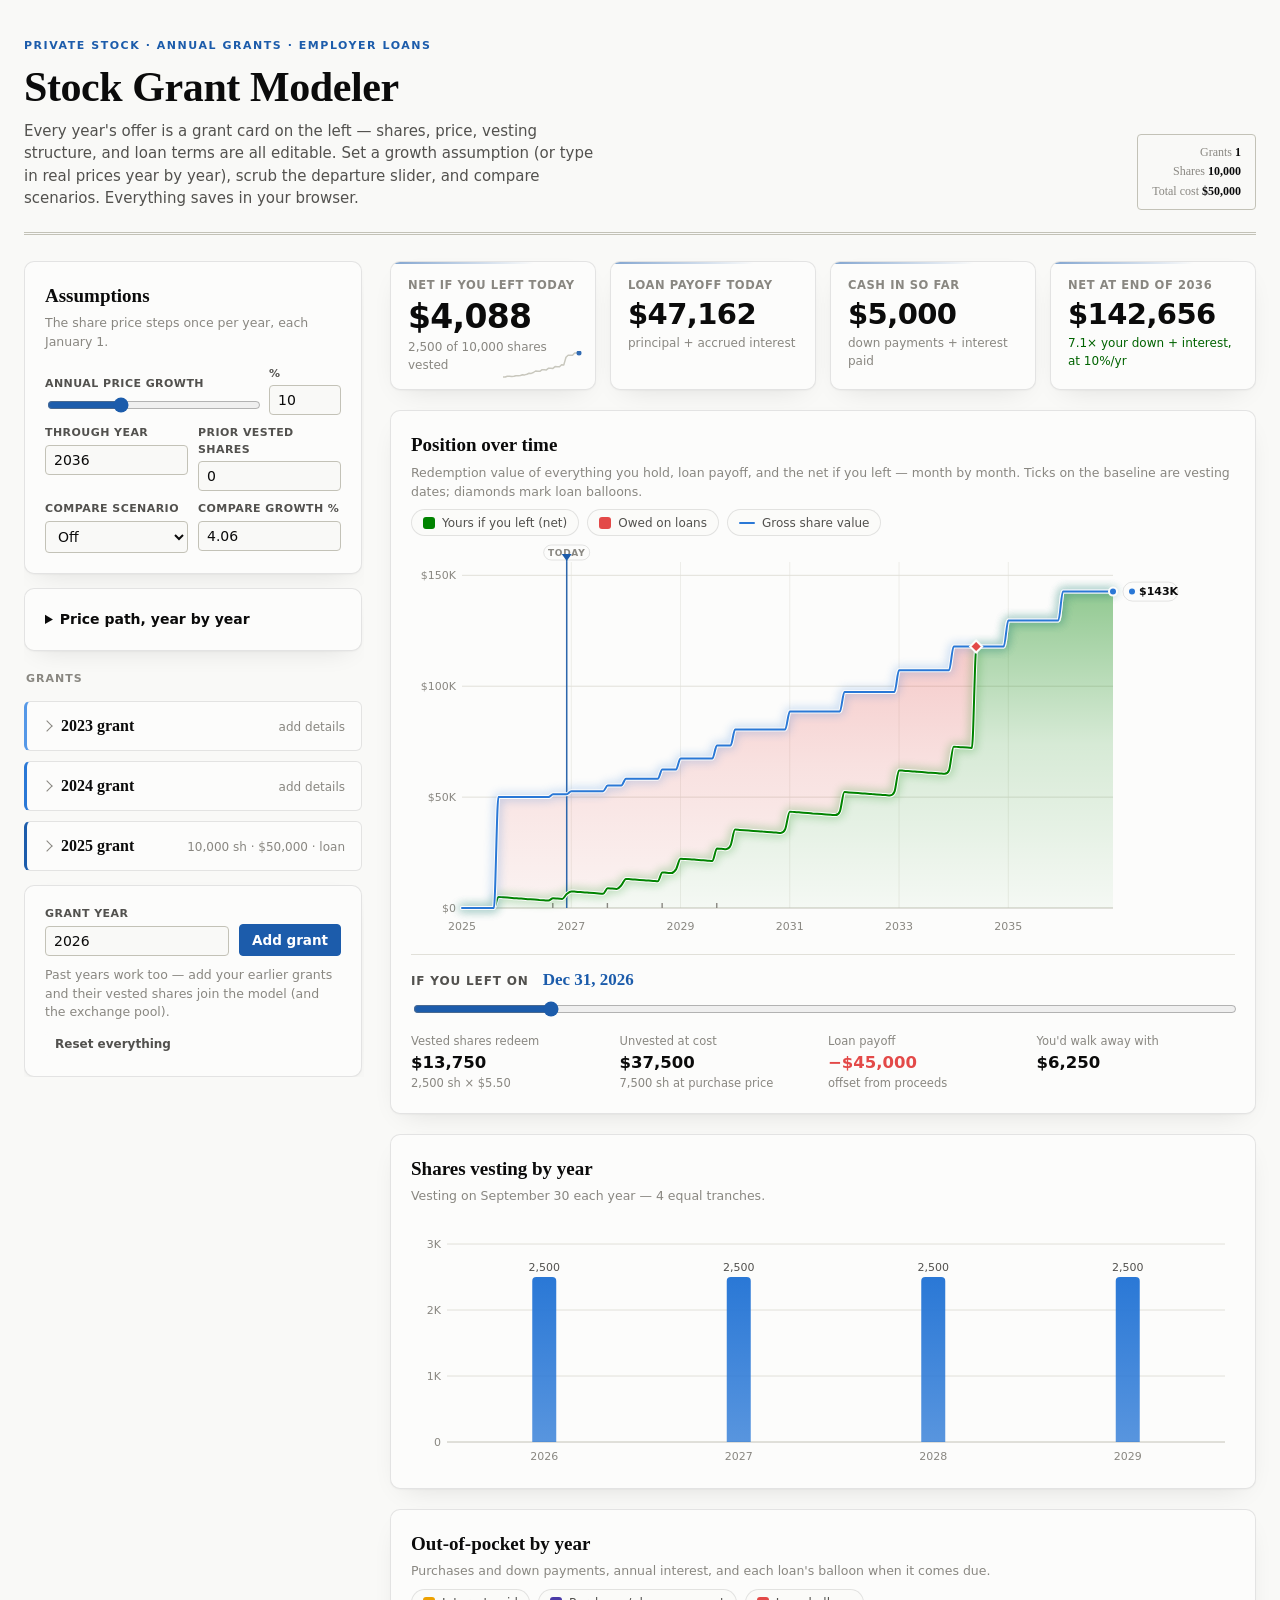
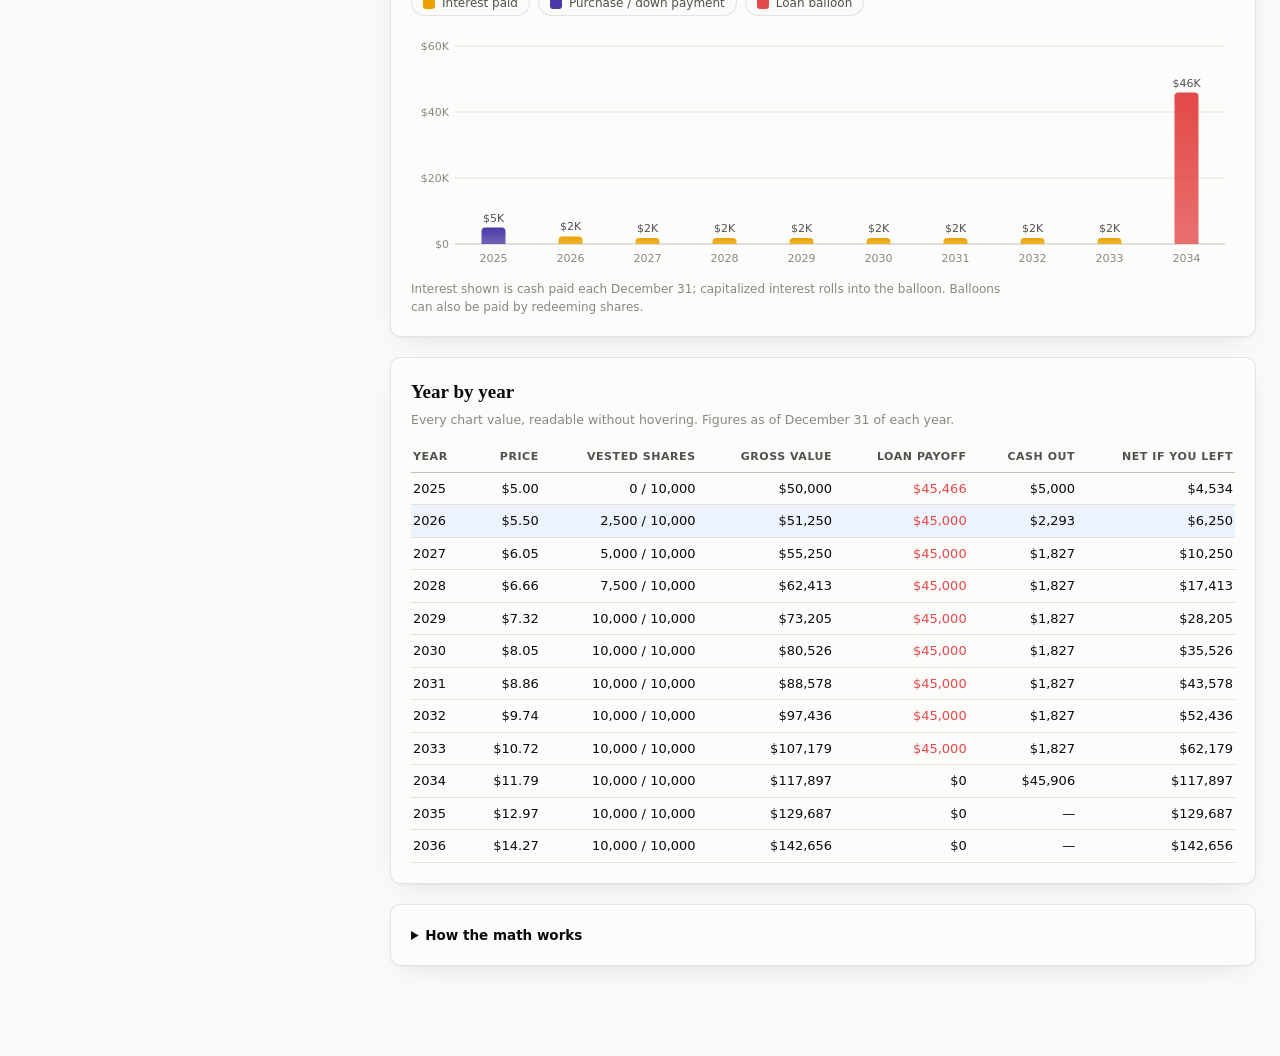
<file: stock-grant-modeler/index.html>
<!doctype html>
<html lang="en">
<head>
<meta charset="utf-8">
<meta name="viewport" content="width=device-width, initial-scale=1">
</head>
<body>
<title>Stock Grant Modeler</title>
<style>
  /* ============ tokens ============ */
  :root {
    color-scheme: light;
    --page:        #f9f9f7;
    --surface:     #fcfcfb;
    --ink:         #0b0b0b;
    --ink-2:       #52514e;
    --muted:       #898781;
    --grid:        #e1e0d9;
    --baseline:    #c3c2b7;
    --hairline:    rgba(11,11,11,0.10);
    --accent:      #1c5cab;
    --accent-ink:  #1c5cab;
    --accent-soft: #cde2fb;

    --s-value:     #2a78d6;  /* gross value line        */
    --s-net:       #008300;  /* net walk-away line      */
    --s-net-alt:   #7dbd7d;  /* comparison-scenario net */
    --s-loan:      #e34948;  /* loan payoff line        */

    --cf-interest: #eda100;
    --cf-purchase: #4a3aa7;
    --cf-payoff:   #e34948;

    --vest-1: #86b6ef; --vest-2: #5598e7; --vest-3: #2a78d6;
    --vest-4: #1c5cab; --vest-5: #104281; --vest-6: #0d366b;

    --good-text:   #006300;
    --spark:       #c3c2b7;
    --serif: "Iowan Old Style", "Palatino Linotype", "Book Antiqua", Georgia, serif;
    --sans: system-ui, -apple-system, "Segoe UI", sans-serif;
  }
  @media (prefers-color-scheme: dark) {
    :root:where(:not([data-theme="light"])) {
      color-scheme: dark;
      --page: #0d0d0d; --surface: #1a1a19;
      --ink: #ffffff; --ink-2: #c3c2b7; --muted: #898781;
      --grid: #2c2c2a; --baseline: #383835; --hairline: rgba(255,255,255,0.10);
      --accent: #3987e5; --accent-ink: #6da7ec; --accent-soft: #0d366b;
      --s-value: #3987e5; --s-net: #008300; --s-net-alt: #5d8f5d; --s-loan: #e66767;
      --cf-interest: #c98500; --cf-purchase: #9085e9; --cf-payoff: #e66767;
      --vest-1: #cde2fb; --vest-2: #9ec5f4; --vest-3: #6da7ec;
      --vest-4: #3987e5; --vest-5: #256abf; --vest-6: #184f95;
      --good-text: #0ca30c; --spark: #52514e;
    }
  }
  :root[data-theme="dark"] {
    color-scheme: dark;
    --page: #0d0d0d; --surface: #1a1a19;
    --ink: #ffffff; --ink-2: #c3c2b7; --muted: #898781;
    --grid: #2c2c2a; --baseline: #383835; --hairline: rgba(255,255,255,0.10);
    --accent: #3987e5; --accent-ink: #6da7ec; --accent-soft: #0d366b;
    --s-value: #3987e5; --s-net: #008300; --s-net-alt: #5d8f5d; --s-loan: #e66767;
    --cf-interest: #c98500; --cf-purchase: #9085e9; --cf-payoff: #e66767;
    --vest-1: #cde2fb; --vest-2: #9ec5f4; --vest-3: #6da7ec;
    --vest-4: #3987e5; --vest-5: #256abf; --vest-6: #184f95;
    --good-text: #0ca30c; --spark: #52514e;
  }
  :root[data-theme="light"] {
    color-scheme: light;
    --page: #f9f9f7; --surface: #fcfcfb;
    --ink: #0b0b0b; --ink-2: #52514e; --muted: #898781;
    --grid: #e1e0d9; --baseline: #c3c2b7; --hairline: rgba(11,11,11,0.10);
    --accent: #1c5cab; --accent-ink: #1c5cab; --accent-soft: #cde2fb;
    --s-value: #2a78d6; --s-net: #008300; --s-net-alt: #7dbd7d; --s-loan: #e34948;
    --cf-interest: #eda100; --cf-purchase: #4a3aa7; --cf-payoff: #e34948;
    --vest-1: #86b6ef; --vest-2: #5598e7; --vest-3: #2a78d6;
    --vest-4: #1c5cab; --vest-5: #104281; --vest-6: #0d366b;
    --good-text: #006300; --spark: #c3c2b7;
  }

  /* ============ base ============ */
  * { box-sizing: border-box; }
  html, body { margin: 0; }
  body { background: var(--page); color: var(--ink); font: 15px/1.5 var(--sans); }
  .wrap { max-width: 1280px; margin: 0 auto; padding: 0 24px 90px; }

  /* ============ masthead ============ */
  header.masthead {
    padding: 38px 0 22px;
    border-bottom: 3px double var(--baseline);
    margin-bottom: 26px;
    display: flex; flex-wrap: wrap; gap: 18px 40px; align-items: flex-end; justify-content: space-between;
  }
  .eyebrow {
    font-size: 11px; font-weight: 600; letter-spacing: 0.14em;
    text-transform: uppercase; color: var(--accent-ink); margin: 0 0 10px;
  }
  h1 {
    font-family: var(--serif); font-weight: 600;
    font-size: clamp(30px, 4vw, 42px); line-height: 1.08;
    margin: 0 0 10px; text-wrap: balance; letter-spacing: -0.01em;
  }
  .masthead p.lede { margin: 0; max-width: 60ch; color: var(--ink-2); }
  .masthead .seal {
    font-family: var(--serif); font-size: 12px; color: var(--muted); text-align: right;
    border: 1px solid var(--baseline); border-radius: 4px; padding: 8px 14px;
    line-height: 1.6; white-space: nowrap;
  }
  .seal b { color: var(--ink); font-weight: 600; }
  @media (max-width: 720px) { .masthead .seal { display: none; } }

  /* ============ layout ============ */
  .cols { display: grid; grid-template-columns: 340px minmax(0, 1fr); gap: 26px; align-items: start; }
  @media (max-width: 1000px) { .cols { grid-template-columns: 1fr; } }
  aside.controls { position: sticky; top: 14px; display: flex; flex-direction: column; gap: 14px;
    max-height: calc(100vh - 28px); overflow-y: auto; padding-right: 2px; scrollbar-width: thin; }
  @media (max-width: 1000px) { aside.controls { position: static; max-height: none; } }
  main.results { display: flex; flex-direction: column; gap: 20px; min-width: 0; }

  .card {
    background: var(--surface); border: 1px solid var(--hairline); border-radius: 10px; padding: 20px;
    box-shadow: 0 1px 2px rgba(0,0,0,0.04), 0 10px 28px -14px rgba(0,0,0,0.14);
  }
  :root[data-theme="dark"] .card { box-shadow: 0 1px 0 rgba(255,255,255,0.045) inset, 0 12px 32px -16px rgba(0,0,0,0.7); }
  @media (prefers-color-scheme: dark) {
    :root:where(:not([data-theme="light"])) .card { box-shadow: 0 1px 0 rgba(255,255,255,0.045) inset, 0 12px 32px -16px rgba(0,0,0,0.7); }
  }
  .card h2 { font-family: var(--serif); font-weight: 600; font-size: 19px; margin: 0 0 4px; }
  .card .sub { font-size: 12.5px; color: var(--muted); margin: 0 0 14px; }
  .card .sub:last-child { margin-bottom: 0; }

  /* ============ form controls ============ */
  .field { display: flex; flex-direction: column; gap: 3px; min-width: 0; }
  .field label { font-size: 11px; font-weight: 600; letter-spacing: 0.04em; text-transform: uppercase; color: var(--ink-2); }
  .field input, .field select {
    font: 14px var(--sans); color: var(--ink); background: var(--page);
    border: 1px solid var(--baseline); border-radius: 4px; padding: 6px 8px; width: 100%; min-width: 0;
  }
  .field input:focus-visible, .field select:focus-visible, button:focus-visible,
  [tabindex="0"]:focus-visible, input[type="range"]:focus-visible, summary:focus-visible {
    outline: 2px solid var(--accent); outline-offset: 1px;
  }
  .frow { display: grid; grid-template-columns: 1fr 1fr; gap: 10px; }
  .frow3 { display: grid; grid-template-columns: 1fr 1fr 1fr; gap: 10px; }
  .stack { display: flex; flex-direction: column; gap: 10px; }
  .growth-row { display: grid; grid-template-columns: 1fr 72px; gap: 10px; align-items: end; }
  .add-row { display: grid; grid-template-columns: 1fr auto; gap: 10px; align-items: end; }
  input[type="range"] { accent-color: var(--accent); padding: 0; border: 0; background: transparent; width: 100%; }

  button {
    font: 600 13.5px var(--sans); color: var(--ink); background: var(--surface);
    border: 1px solid var(--baseline); border-radius: 4px; padding: 7px 12px; cursor: pointer;
  }
  button:hover { border-color: var(--ink-2); }
  button.primary { background: var(--accent); border-color: var(--accent); color: #fff; }
  button.ghost { border-color: transparent; color: var(--ink-2); }
  button.ghost:hover { color: var(--ink); }
  button.small { font-size: 12px; padding: 4px 9px; }

  .rail-group-label { font-size: 11px; font-weight: 600; letter-spacing: 0.09em; text-transform: uppercase;
    color: var(--muted); margin: 6px 2px 0; }

  /* collapsible grant cards */
  details.grant {
    background: var(--surface); border: 1px solid var(--hairline);
    border-left: 3px solid var(--gcolor, var(--accent));
    border-radius: 6px;
  }
  details.grant > summary {
    list-style: none; cursor: pointer; padding: 12px 16px;
    display: flex; align-items: baseline; gap: 10px;
  }
  details.grant > summary::-webkit-details-marker { display: none; }
  details.grant > summary::before {
    content: ""; width: 7px; height: 7px; flex: none; align-self: center;
    border-right: 1.6px solid var(--muted); border-bottom: 1.6px solid var(--muted);
    transform: rotate(-45deg); transition: transform 0.15s;
  }
  details.grant[open] > summary::before { transform: rotate(45deg); }
  details.grant > summary h3 { font-family: var(--serif); font-size: 16px; font-weight: 600; margin: 0; }
  details.grant > summary .gsum { margin-left: auto; font-size: 12px; color: var(--muted);
    font-variant-numeric: tabular-nums; text-align: right; }
  details.grant .gbody { padding: 4px 16px 16px; }
  fieldset.sect { border: 0; border-top: 1px solid var(--grid); margin: 12px 0 0; padding: 10px 0 0; }
  fieldset.sect legend { font-size: 11px; font-weight: 600; letter-spacing: 0.09em; text-transform: uppercase;
    color: var(--muted); padding: 0 6px 0 0; }

  /* price path editor */
  details.pricepath .pp-grid { display: grid; grid-template-columns: repeat(auto-fill, minmax(88px, 1fr)); gap: 8px; margin-top: 10px; }
  details.pricepath .pp-cell label { font-size: 11px; color: var(--muted); display: block; font-variant-numeric: tabular-nums; }
  details.pricepath .pp-cell input {
    width: 100%; font: 13px var(--sans); color: var(--ink); background: var(--page);
    border: 1px solid var(--baseline); border-radius: 4px; padding: 4px 6px;
    font-variant-numeric: tabular-nums;
  }
  details.pricepath .pp-cell.anchor input { border-color: var(--accent); font-weight: 600; }
  details.pricepath summary { cursor: pointer; font-weight: 600; font-size: 14px; }

  /* ============ stat tiles ============ */
  .tiles { display: grid; grid-template-columns: repeat(4, minmax(0,1fr)); gap: 14px; }
  @media (max-width: 880px) { .tiles { grid-template-columns: repeat(2, minmax(0,1fr)); } }
  .tile {
    background: var(--surface); border: 1px solid var(--hairline); border-radius: 10px;
    padding: 15px 17px; position: relative; overflow: hidden;
    box-shadow: 0 1px 2px rgba(0,0,0,0.04), 0 10px 28px -14px rgba(0,0,0,0.14);
  }
  .tile::before {
    content: ""; position: absolute; inset: 0 0 auto 0; height: 2.5px;
    background: linear-gradient(90deg, var(--accent), transparent 70%);
    opacity: 0.55;
  }
  .tile .t-label { font-size: 11.5px; font-weight: 600; letter-spacing: 0.05em; text-transform: uppercase; color: var(--muted); margin-bottom: 5px; }
  .tile .t-value { font-size: 29px; font-weight: 650; line-height: 1.1; letter-spacing: -0.02em; }
  .tile:first-child .t-value { font-size: 33px; }
  .tile .t-sub { font-size: 12px; color: var(--muted); margin-top: 3px; }
  .tile .t-sub.pos { color: var(--good-text); }
  .tile .t-sub.neg { color: var(--s-loan); }
  .tile svg.spark { position: absolute; right: 10px; bottom: 8px; opacity: 0.9; }

  /* ============ charts ============ */
  .chart-card { position: relative; }
  .chart-head { display: flex; flex-wrap: wrap; justify-content: space-between; align-items: baseline; gap: 8px; }
  .legend { display: flex; flex-wrap: wrap; gap: 8px; font-size: 12px; color: var(--ink-2); margin: 8px 0 4px; }
  .legend .key {
    display: inline-flex; align-items: center; gap: 7px;
    border: 1px solid var(--hairline); border-radius: 999px; padding: 3.5px 11px;
    background: color-mix(in srgb, var(--page) 55%, transparent);
  }
  .key .swatch { width: 12px; height: 12px; border-radius: 3px; flex: none; }
  .key .stroke { width: 16px; height: 2px; border-radius: 1px; flex: none; }
  .chart-body { position: relative; }
  .chart-body svg { display: block; width: 100%; height: auto; }
  svg text { font-family: var(--sans); }
  .tooltip {
    position: absolute; pointer-events: none; z-index: 5;
    background: color-mix(in srgb, var(--surface) 84%, transparent);
    backdrop-filter: blur(8px); -webkit-backdrop-filter: blur(8px);
    border: 1px solid var(--hairline);
    border-radius: 9px; padding: 9px 12px; font-size: 12.5px;
    box-shadow: 0 2px 6px rgba(0,0,0,0.08), 0 14px 34px -10px rgba(0,0,0,0.24);
    min-width: 156px; display: none;
  }
  .tooltip .tt-title { color: var(--muted); font-size: 11.5px; margin-bottom: 5px; }
  .tooltip .tt-row { display: flex; align-items: center; gap: 7px; padding: 1.5px 0; }
  .tooltip .tt-key { width: 12px; height: 2.5px; border-radius: 1px; flex: none; }
  .tooltip .tt-val { font-weight: 600; font-variant-numeric: tabular-nums; }
  .tooltip .tt-name { color: var(--ink-2); }
  .footnote { font-size: 12px; color: var(--muted); margin: 10px 0 0; max-width: 80ch; }

  /* departure scrubber */
  .depart { border-top: 1px solid var(--grid); margin-top: 14px; padding-top: 12px; }
  .depart .d-head { display: flex; flex-wrap: wrap; align-items: baseline; gap: 8px 14px; margin-bottom: 6px; }
  .depart .d-title { font-size: 12px; font-weight: 600; letter-spacing: 0.07em; text-transform: uppercase; color: var(--ink-2); }
  .depart .d-date { font-family: var(--serif); font-size: 17px; font-weight: 600; color: var(--accent-ink); }
  .depart .d-stats { display: grid; grid-template-columns: repeat(4, minmax(0,1fr)); gap: 10px; margin-top: 10px; }
  @media (max-width: 720px) { .depart .d-stats { grid-template-columns: repeat(2, minmax(0,1fr)); } }
  .dstat .ds-label { font-size: 11.5px; color: var(--muted); }
  .dstat .ds-value { font-size: 16.5px; font-weight: 600; font-variant-numeric: tabular-nums; }
  .dstat .ds-note { font-size: 11.5px; color: var(--muted); font-variant-numeric: tabular-nums; }

  /* ============ table ============ */
  .table-scroll { overflow-x: auto; }
  table { border-collapse: collapse; width: 100%; font-size: 13px; }
  th, td { text-align: right; padding: 6px 12px; white-space: nowrap; font-variant-numeric: tabular-nums; }
  th:first-child, td:first-child { text-align: left; padding-left: 2px; }
  td:last-child, th:last-child { padding-right: 2px; }
  thead th { font-size: 11px; font-weight: 600; letter-spacing: 0.05em; text-transform: uppercase; color: var(--ink-2); border-bottom: 1px solid var(--baseline); }
  tbody td { border-bottom: 1px solid var(--grid); }
  tbody tr.today-row td { background: color-mix(in srgb, var(--accent-soft) 34%, transparent); }
  .neg { color: var(--s-loan); }

  details.math { font-size: 13.5px; color: var(--ink-2); }
  details.math summary { cursor: pointer; font-weight: 600; color: var(--ink); }
  details.math ul { padding-left: 20px; }
  details.math li { margin: 4px 0; }
  .empty { padding: 40px 0; text-align: center; color: var(--muted); font-size: 14px; }

  @keyframes rise { from { opacity: 0; transform: translateY(10px); } to { opacity: 1; transform: none; } }
  main.results > * { animation: rise 0.55s cubic-bezier(0.2, 0.7, 0.2, 1) both; }
  main.results > *:nth-child(2) { animation-delay: 0.06s; }
  main.results > *:nth-child(3) { animation-delay: 0.12s; }
  main.results > *:nth-child(4) { animation-delay: 0.18s; }
  main.results > *:nth-child(5) { animation-delay: 0.24s; }
  main.results > *:nth-child(6) { animation-delay: 0.30s; }
  svg path[tabindex] { transition: opacity 0.16s ease; }

  @media (prefers-reduced-motion: reduce) { * { transition: none !important; animation: none !important; } }
</style>

<div class="wrap">
  <header class="masthead">
    <div>
      <p class="eyebrow">Private stock &middot; Annual grants &middot; Employer loans</p>
      <h1>Stock Grant Modeler</h1>
      <p class="lede">Every year's offer is a grant card on the left — shares, price, vesting structure, and
        loan terms are all editable. Set a growth assumption (or type in real prices year by year), scrub the
        departure slider, and compare scenarios. Everything saves in your browser.</p>
    </div>
    <div class="seal" id="seal" aria-hidden="true"></div>
  </header>

  <div class="cols">
    <aside class="controls">
      <section class="card">
        <h2>Assumptions</h2>
        <p class="sub">The share price steps once per year, each January&nbsp;1.</p>
        <div class="stack">
          <div class="growth-row">
            <div class="field">
              <label for="growth-range">Annual price growth</label>
              <input id="growth-range" type="range" min="0" max="30" step="0.5">
            </div>
            <div class="field">
              <label for="growth-num">%</label>
              <input id="growth-num" type="number" min="-20" max="60" step="0.5">
            </div>
          </div>
          <div class="frow">
            <div class="field">
              <label for="horizon">Through year</label>
              <input id="horizon" type="number" min="2026" max="2070" step="1">
            </div>
            <div class="field">
              <label for="prior-shares">Prior vested shares</label>
              <input id="prior-shares" type="number" min="0" step="1" title="Vested shares from grants before the ones modeled here — available for share-exchange down payments">
            </div>
          </div>
          <div class="frow">
            <div class="field">
              <label for="compare-on">Compare scenario</label>
              <select id="compare-on">
                <option value="off">Off</option>
                <option value="on">Second growth rate</option>
              </select>
            </div>
            <div class="field" id="compare-field" hidden>
              <label for="compare-num">Compare growth %</label>
              <input id="compare-num" type="number" min="-20" max="60" step="0.5">
            </div>
          </div>
        </div>
      </section>

      <section class="card pricepath-card">
        <details class="pricepath">
          <summary>Price path, year by year</summary>
          <p class="sub" style="margin-top:8px">Grant prices anchor the path (outlined). Type over any year to
            pin it; later years grow from the last pinned price.</p>
          <div class="chart-body" id="pp-chart" style="margin-top:10px"></div>
          <div class="pp-grid" id="pp-grid"></div>
          <div style="margin-top:10px"><button id="pp-clear" class="small ghost" type="button">Clear pinned overrides</button></div>
        </details>
      </section>

      <p class="rail-group-label">Grants</p>
      <div id="grant-list" class="stack"></div>

      <section class="card">
        <div class="add-row">
          <div class="field">
            <label for="add-year">Grant year</label>
            <input id="add-year" type="number" min="2000" max="2069" step="1">
          </div>
          <button id="add-grant" class="primary" type="button">Add grant</button>
        </div>
        <p class="sub" style="margin:10px 0 0">Past years work too — add your earlier grants and their
          vested shares join the model (and the exchange pool).</p>
        <div style="margin-top:10px"><button id="reset" class="ghost small" type="button">Reset everything</button></div>
      </section>
    </aside>

    <main class="results">
      <div class="tiles" id="tiles"></div>

      <section class="card chart-card">
        <div class="chart-head">
          <div>
            <h2>Position over time</h2>
            <p class="sub">Redemption value of everything you hold, loan payoff, and the net if you left — month by month.
              Ticks on the baseline are vesting dates; diamonds mark loan balloons.</p>
          </div>
        </div>
        <div class="legend" id="legend-pos"></div>
        <div class="chart-body" id="chart-pos"></div>

        <div class="depart" id="depart">
          <div class="d-head">
            <span class="d-title">If you left on</span>
            <span class="d-date" id="d-date">—</span>
          </div>
          <input id="d-range" type="range" min="0" max="1" step="1" aria-label="Departure date">
          <div class="d-stats" id="d-stats"></div>
        </div>
      </section>

      <section class="card chart-card">
        <div class="chart-head">
          <div>
            <h2>Shares vesting by year</h2>
            <p class="sub" id="vest-sub">Each grant's schedule, stacked by calendar year.</p>
          </div>
        </div>
        <div class="legend" id="legend-vest"></div>
        <div class="chart-body" id="chart-vest"></div>
      </section>

      <section class="card chart-card">
        <div class="chart-head">
          <div>
            <h2>Out-of-pocket by year</h2>
            <p class="sub">Purchases and down payments, annual interest, and each loan's balloon when it comes due.</p>
          </div>
        </div>
        <div class="legend" id="legend-cash"></div>
        <div class="chart-body" id="chart-cash"></div>
        <p class="footnote" id="cash-note"></p>
      </section>

      <section class="card">
        <h2>Year by year</h2>
        <p class="sub">Every chart value, readable without hovering. Figures as of December&nbsp;31 of each year.</p>
        <div class="table-scroll" id="detail-table"></div>
      </section>

      <section class="card">
        <details class="math">
          <summary>How the math works</summary>
          <ul>
            <li><strong>Price path.</strong> One price per calendar year, stepping each January&nbsp;1 by your growth
              assumption. Grant-year prices and any prices you pin in the editor anchor the path; later years grow
              from the most recent anchor.</li>
            <li><strong>Vesting.</strong> Equal tranches on September&nbsp;30, starting the chosen number of years
              after the grant. Tranches round down to whole shares; the final date picks up the remainder.</li>
            <li><strong>Loan interest.</strong> Accrues daily (actual days &divide; 365) from September&nbsp;30 of the
              grant year, first payment due December&nbsp;31 of the following year — matching the disclosure's day
              count exactly. Interest is due each December&nbsp;31; unpaid interest capitalizes into principal at the
              capitalization rate. Principal is a single balloon due June&nbsp;30 of the year you set (nine years
              after the grant, per the standard terms).</li>
            <li><strong>Share exchange.</strong> A down payment paid by exchanging vested shares consumes prior
              vested shares first, then the oldest modeled grant's vested shares, at that year's price; any shortfall
              is paid in cash. Exchanged shares leave your holdings.</li>
            <li><strong>Payroll deduct.</strong> Spreads the down payment across the twelve paychecks of the following
              year. The IRS treats total&nbsp;&times;&nbsp;loan rate as taxable income that year (not modeled).</li>
            <li><strong>Walk-away value.</strong> Vested shares &times; current price, plus unvested shares at your
              purchase price, minus every loan's payoff (principal + interest accrued to the day) — the departure
              math in the purchase agreement.</li>
            <li><strong>Not modeled:</strong> taxes on gains at sale, imputed-interest tax, tax loans, and
              minimum-redemption rules.</li>
          </ul>
        </details>
      </section>
    </main>
  </div>
</div>

<script>
"use strict";
/* ================= defaults & state ================= */
const DEFAULT_STATE = {
  growth: 10, compareOn: false, compareGrowth: 4.06, horizon: 2036,
  priorShares: 0,
  priceOverrides: {},                       /* year -> pinned price */
  grants: [
    { id: 1, year: 2025, shares: 10000, price: 5.00,
      financing: "loan", downPct: 10, ratePct: 4.06,
      interestMode: "pay", capRatePct: 4.06,
      downMethod: "cash",                   /* cash | payroll | exchange */
      vestStart: 1, vestYears: 4, loanTerm: 9 },
    /* fill these in from your earlier offer letters (0 shares = ignored) */
    { id: 2, year: 2024, shares: 0, price: 0, financing: "loan", downPct: 10, ratePct: 4.66,
      interestMode: "pay", capRatePct: 4.66, downMethod: "cash", vestStart: 1, vestYears: 4, loanTerm: 9 },
    { id: 3, year: 2023, shares: 0, price: 0, financing: "loan", downPct: 10, ratePct: 4.15,
      interestMode: "pay", capRatePct: 4.15, downMethod: "cash", vestStart: 1, vestYears: 4, loanTerm: 9 }
  ]
};
const GRANT_DEFAULTS = { financing: "loan", downPct: 10, ratePct: 4.06, interestMode: "pay",
  capRatePct: 4.06, downMethod: "cash", vestStart: 1, vestYears: 4, loanTerm: 9 };

const LS_KEY = "stock-grant-modeler-v2";
let state = loadState();

function loadState() {
  try {
    let raw = localStorage.getItem(LS_KEY);
    if (!raw) {                                        /* migrate v1 if present */
      const v1 = localStorage.getItem("stock-grant-modeler-v1");
      if (v1) {
        const s1 = JSON.parse(v1);
        const s = JSON.parse(JSON.stringify(DEFAULT_STATE));
        s.growth = s1.growth ?? s.growth; s.horizon = s1.horizon ?? s.horizon;
        s.grants = (s1.grants || []).map(g => ({ ...GRANT_DEFAULTS, ...g }));
        return s;
      }
    }
    if (raw) {
      const s = JSON.parse(raw);
      if (s && Array.isArray(s.grants)) {
        s.grants = s.grants.map(g => ({ ...GRANT_DEFAULTS, ...g }));
        s.priceOverrides = s.priceOverrides || {};
        return s;
      }
    }
  } catch (e) {}
  return JSON.parse(JSON.stringify(DEFAULT_STATE));
}
function saveState() { try { localStorage.setItem(LS_KEY, JSON.stringify(state)); } catch (e) {} }

/* ================= date & money helpers ================= */
const MS_DAY = 86400000;
const dUTC = (y, m, d) => Date.UTC(y, m, d);
const daysBetween = (a, b) => Math.round((b - a) / MS_DAY);
const TODAY = (() => { const n = new Date(); return dUTC(n.getFullYear(), n.getMonth(), n.getDate()); })();
const fmtDate = t => new Date(t).toLocaleDateString("en-US", { month: "short", day: "numeric", year: "numeric", timeZone: "UTC" });
const fmtMonth = t => new Date(t).toLocaleDateString("en-US", { month: "short", year: "numeric", timeZone: "UTC" });

const fmtFull = v => (v < 0 ? "−$" : "$") + Math.round(Math.abs(v)).toLocaleString("en-US");
function fmtCompact(v) {
  const a = Math.abs(v), s = v < 0 ? "−" : "";
  if (a >= 1e6) return s + "$" + (a / 1e6).toFixed(a >= 1e7 ? 1 : 2).replace(/\.?0+$/, "") + "M";
  if (a >= 1e3) return s + "$" + Math.round(a / 1e3).toLocaleString() + "K";
  return s + "$" + Math.round(a);
}
const fmtShares = v => Math.round(v).toLocaleString("en-US");
const fmtKShares = v => v >= 1000 ? (v / 1000).toFixed(v % 1000 ? 1 : 0) + "K" : String(v);

/* ================= the model ================= */
function buildPricePathFn(grants, growth, y0, y1) {
  const anchors = new Map();
  for (const g of grants) if (g.price > 0) anchors.set(g.year, g.price);
  for (const [y, p] of Object.entries(state.priceOverrides))
    if (p > 0) anchors.set(+y, +p);                    /* pinned overrides win */
  const path = new Map();
  let base = anchors.size ? anchors.get(Math.min(...anchors.keys())) : 0;
  for (let y = y0; y <= y1; y++) {
    if (anchors.has(y)) base = anchors.get(y);
    else base = base * (1 + growth / 100);
    path.set(y, base);
  }
  return Object.assign(y => path.get(Math.min(Math.max(y, y0), y1)) ?? 0, { anchors, path });
}

function vestEvents(g) {
  const n = Math.max(1, Math.round(g.vestYears || 4));
  const per = Math.floor(g.shares / n);
  const evs = [];
  for (let k = 0; k < n; k++) {
    const year = g.year + (g.vestStart || 1) + k;
    evs.push({ date: dUTC(year, 8, 30), year, shares: k < n - 1 ? per : g.shares - per * (n - 1) });
  }
  return evs;
}
const vestedAt = (g, t) => vestEvents(g).reduce((s, e) => s + (t >= e.date ? e.shares : 0), 0);

/* Loan engine — day count mirrors the Truth-in-Lending disclosure: the first
   period counts the disbursement day, full Dec-31→Dec-31 years count as 365
   even across leap years, and the final stub is actual days / 365. */
function loanSchedule(g, downCash) {
  if (g.financing !== "loan") return null;
  const cost = g.shares * g.price;
  const base = cost * (1 - g.downPct / 100);
  const term = Math.max(1, Math.round(g.loanTerm || 9));
  const disb = dUTC(g.year, 8, 30);
  const due = dUTC(g.year + term, 5, 30);
  const r1 = g.ratePct / 100, r2 = (g.capRatePct ?? g.ratePct) / 100;

  const rows = [];
  let cap = 0, prev = disb, first = true;
  for (let y = g.year + 1; y <= g.year + term; y++) {
    const end = y === g.year + term ? due : dUTC(y, 11, 31);
    let days = daysBetween(prev, end) + (first ? 1 : 0);
    if (!first && days === 366) days = 365;
    const interest = (base * r1 + cap * r2) * days / 365;
    const isFinal = end === due;
    const payCash = isFinal || g.interestMode === "pay";
    if (!payCash) cap += interest;
    rows.push({ date: end, year: y, interest, paidCash: payCash ? interest : 0,
                capAdded: payCash ? 0 : interest });
    prev = end; first = false;
  }
  function payoffAt(t) {
    if (t < disb || t >= due) return 0;
    let capNow = 0, prevD = disb, isFirst = true;
    for (const row of rows) {
      if (row.date <= t) { capNow += row.capAdded; prevD = row.date; isFirst = false; continue; }
      break;
    }
    let days = daysBetween(prevD, t) + (isFirst ? 1 : 0);
    if (days < 0) days = 0;
    return base + capNow + (base * r1 + capNow * r2) * days / 365;
  }
  const last = rows[rows.length - 1];
  return { base, disb, due, rows, payoffAt,
           balloonAmount: base + rows.slice(0, -1).reduce((s, r) => s + r.capAdded, 0) + last.interest,
           balloonYear: last.year, downCash };
}

function buildModel() {
  const grants = state.grants.filter(g => g.shares > 0 && g.price > 0)
    .sort((a, b) => a.year - b.year);
  if (!grants.length) return null;
  const y0 = grants[0].year;
  const lastVest = Math.max(...grants.map(g => g.year + (g.vestStart || 1) + (g.vestYears || 4) - 1));
  const lastDue = Math.max(...grants.map(g => g.financing === "loan" ? g.year + (g.loanTerm || 9) : g.year));
  const y1 = Math.max(state.horizon, y0 + 1, lastVest);
  const priceAt = buildPricePathFn(grants, state.growth, y0, Math.max(y1, lastDue));
  const priceAtB = state.compareOn
    ? buildPricePathFn(grants, state.compareGrowth, y0, Math.max(y1, lastDue)) : null;

  /* --- chronological purchase sim: share-exchange down payments --- */
  /* pool of vested shares available at each purchase: prior shares + modeled
     vesting before that date, minus what's already been exchanged */
  const exchanged = new Map();               /* grantId -> shares consumed from that grant */
  let priorConsumed = 0, exchangeShort = 0;
  const downCashByGrant = new Map();
  for (const g of grants) {
    const cost = g.shares * g.price;
    const down = g.financing === "loan" ? cost * g.downPct / 100 : 0;
    if (g.financing !== "loan" || g.downMethod !== "exchange" || down <= 0) {
      downCashByGrant.set(g.id, down); continue;
    }
    const t = dUTC(g.year, 8, 30);
    let need = Math.ceil(down / g.price);     /* shares to exchange, at grant price */
    let cash = 0;
    let pool = Math.max(0, (state.priorShares || 0) - priorConsumed);
    const takePrior = Math.min(pool, need);
    priorConsumed += takePrior; need -= takePrior;
    for (const h of grants) {
      if (need <= 0 || h.id === g.id || h.year >= g.year) continue;
      const avail = Math.max(0, vestedAt(h, t) - (exchanged.get(h.id) || 0));
      const take = Math.min(avail, need);
      if (take > 0) { exchanged.set(h.id, (exchanged.get(h.id) || 0) + take); need -= take; }
    }
    if (need > 0) { cash = need * g.price; exchangeShort += need; }
    downCashByGrant.set(g.id, cash);
  }
  const loans = new Map(grants.map(g => [g.id, loanSchedule(g, downCashByGrant.get(g.id))]));

  function snapshot(t, pfn) {
    const p = (pfn || priceAt)(new Date(t).getUTCFullYear());
    let gross = 0, payoff = 0, vestedSh = 0, totalSh = 0;
    for (const g of grants) {
      if (t < dUTC(g.year, 8, 30)) continue;
      const ex = exchanged.get(g.id) || 0;
      const v = Math.max(0, vestedAt(g, t) - ex);
      totalSh += g.shares - ex;
      vestedSh += v;
      gross += v * p + (g.shares - (vestedAt(g, t))) * g.price;
      const L = loans.get(g.id);
      if (L) payoff += L.payoffAt(t);
    }
    return { gross, payoff, net: gross - payoff, vestedSh, totalSh, price: p };
  }

  const months = [];
  for (let y = y0; y <= y1; y++)
    for (let m = 0; m < 12; m++) {
      const t = dUTC(y, m + 1, 0);
      const s = snapshot(t);
      const b = priceAtB ? snapshot(t, priceAtB) : null;
      months.push({ t, y, m, ...s, netB: b ? b.net : null });
    }

  /* --- annual cash flows --- */
  const cash = new Map();
  const bump = (y, k, v) => {
    if (v <= 0) return;
    if (!cash.has(y)) cash.set(y, { purchase: 0, interest: 0, payoff: 0 });
    cash.get(y)[k] += v;
  };
  for (const g of grants) {
    const cost = g.shares * g.price;
    if (g.financing === "loan") {
      const dc = downCashByGrant.get(g.id) ?? cost * g.downPct / 100;
      bump(g.downMethod === "payroll" ? g.year + 1 : g.year, "purchase", dc);
      const L = loans.get(g.id);
      for (const r of L.rows.slice(0, -1)) bump(r.year, "interest", r.paidCash);
      bump(L.balloonYear, "payoff", L.balloonAmount);
    } else bump(g.year, "purchase", cost);
  }

  /* --- vesting by calendar year, per grant (net of exchanged shares) --- */
  const vestYears = [];
  for (let y = y0 + 1; y <= lastVest; y++) {
    const parts = grants.map(g => {
      const e = vestEvents(g).find(e => e.year === y);
      return { grant: g, shares: e ? e.shares : 0 };
    }).filter(p => p.shares > 0);
    if (parts.length) vestYears.push({ year: y, parts, total: parts.reduce((s, p) => s + p.shares, 0) });
  }

  const vestDates = grants.flatMap(g => vestEvents(g).map(e => e.date));
  const balloonDates = [...loans.values()].filter(Boolean).map(L => L.due);
  const totalExchanged = priorConsumed + [...exchanged.values()].reduce((a, b) => a + b, 0);

  return { grants, y0, y1, priceAt, priceAtB, loans, months, cash, vestYears,
           snapshot, vestDates, balloonDates, exchanged, priorConsumed, totalExchanged, exchangeShort };
}

/* ================= tween ================= */
const REDUCED = matchMedia("(prefers-reduced-motion: reduce)").matches;
const tweens = {};
function tween(key, from, to, draw) {
  if (tweens[key]) cancelAnimationFrame(tweens[key]);
  if (REDUCED || !from || from.length !== to.length) { draw(to, true); return; }
  const t0 = performance.now(), dur = 280;
  const stepFn = now => {
    const k = Math.min(1, (now - t0) / dur);
    const e = 1 - Math.pow(1 - k, 3);
    draw(to.map((v, i) => from[i] + (v - from[i]) * e), k >= 1);
    if (k < 1) tweens[key] = requestAnimationFrame(stepFn);
  };
  tweens[key] = requestAnimationFrame(stepFn);
}

/* ================= svg & chart helpers ================= */
const SVG = "http://www.w3.org/2000/svg";
function sv(tag, attrs, parent) {
  const n = document.createElementNS(SVG, tag);
  for (const k in attrs) n.setAttribute(k, attrs[k]);
  if (parent) parent.append(n);
  return n;
}
function niceTicks(max, n) {
  if (max <= 0) return [0, 1];
  const raw = max / n;
  const mag = Math.pow(10, Math.floor(Math.log10(raw)));
  const step = [1, 2, 2.5, 5, 10].map(m => m * mag).find(s => max / s <= n) || 10 * mag;
  const ticks = [];
  for (let v = 0; v <= max + 1e-9; v += step) ticks.push(v);
  if (ticks[ticks.length - 1] < max) ticks.push(ticks[ticks.length - 1] + step);
  return ticks;
}
function seriesHex(varRef) {
  const name = varRef.startsWith("var(") ? varRef.slice(4, -1) : varRef;
  return getComputedStyle(document.documentElement).getPropertyValue(name).trim() || varRef;
}
function makeTooltip(container) {
  let tt = container.parentElement.querySelector(".tooltip");
  if (!tt) { tt = document.createElement("div"); tt.className = "tooltip"; container.parentElement.append(tt); }
  return tt;
}
function positionTooltip(tt, container, px, py) {
  const cw = container.clientWidth;
  const tw = tt.offsetWidth, th = tt.offsetHeight;
  let x = px + 14, y = py - th - 10;
  if (x + tw > cw - 4) x = px - tw - 14;
  if (x < 4) x = 4;
  if (y < 4) y = py + 14;
  tt.style.left = x + "px"; tt.style.top = y + "px";
}
function ttRows(tt, title, rows) {
  tt.textContent = "";
  const t = document.createElement("div"); t.className = "tt-title"; t.textContent = title; tt.append(t);
  for (const r of rows) {
    const row = document.createElement("div"); row.className = "tt-row";
    const key = document.createElement("span"); key.className = "tt-key"; key.style.background = r.color;
    const val = document.createElement("span"); val.className = "tt-val"; val.textContent = r.value;
    const name = document.createElement("span"); name.className = "tt-name"; name.textContent = r.name;
    row.append(key, val, name); tt.append(row);
  }
  tt.style.display = "block";
}
function legendInto(el, items) {
  el.textContent = "";
  for (const it of items) {
    const k = document.createElement("span"); k.className = "key";
    const sw = document.createElement("span");
    sw.className = it.line ? "stroke" : "swatch";
    sw.style.background = it.color;
    const t = document.createElement("span"); t.textContent = it.label;
    k.append(sw, t); el.append(k);
  }
}
function roundedTopRect(x, y, w, h, r) {
  r = Math.min(r, w / 2, h);
  if (r <= 0) return `M${x} ${y}h${w}v${h}h${-w}Z`;
  return `M${x} ${y + r}a${r} ${r} 0 0 1 ${r} ${-r}h${w - 2 * r}a${r} ${r} 0 0 1 ${r} ${r}v${h - r}h${-w}Z`;
}
const shortYear = (y, band) => band < 38 ? "’" + String(y).slice(2) : String(y);

/* Monotone cubic interpolation — smooth but never overshoots, so the annual
   price steps and vest jumps stay honest. */
function monoPath(pts, moveCmd) {
  const n = pts.length;
  if (n < 3) return pts.map((p, i) => (i === 0 ? (moveCmd || "M") : "L") + p[0].toFixed(1) + " " + p[1].toFixed(1)).join("");
  const dx = [], m = [];
  for (let i = 0; i < n - 1; i++) { dx[i] = pts[i + 1][0] - pts[i][0] || 1e-6; m[i] = (pts[i + 1][1] - pts[i][1]) / dx[i]; }
  const t = [m[0]];
  for (let i = 1; i < n - 1; i++) t[i] = m[i - 1] * m[i] <= 0 ? 0 : (m[i - 1] + m[i]) / 2;
  t[n - 1] = m[n - 2];
  for (let i = 0; i < n - 1; i++) {
    if (m[i] === 0) { t[i] = 0; t[i + 1] = 0; continue; }
    const a = t[i] / m[i], b = t[i + 1] / m[i], q = a * a + b * b;
    if (q > 9) { const tau = 3 / Math.sqrt(q); t[i] = tau * a * m[i]; t[i + 1] = tau * b * m[i]; }
  }
  let d = (moveCmd || "M") + pts[0][0].toFixed(1) + " " + pts[0][1].toFixed(1);
  for (let i = 0; i < n - 1; i++) {
    const h = dx[i];
    d += "C" + (pts[i][0] + h / 3).toFixed(1) + " " + (pts[i][1] + t[i] * h / 3).toFixed(1) +
         " " + (pts[i + 1][0] - h / 3).toFixed(1) + " " + (pts[i + 1][1] - t[i + 1] * h / 3).toFixed(1) +
         " " + pts[i + 1][0].toFixed(1) + " " + pts[i + 1][1].toFixed(1);
  }
  return d;
}

/* ================= controls ================= */
const $ = id => document.getElementById(id);
const VEST_COLORS = ["var(--vest-1)", "var(--vest-2)", "var(--vest-3)", "var(--vest-4)", "var(--vest-5)", "var(--vest-6)"];
function vestColorIdx(i, count) {
  const start = Math.max(0, Math.min(2, 4 - count));
  return Math.min(start + i, VEST_COLORS.length - 1);
}
function grantColor(g) {
  const sorted = state.grants.slice().sort((a, b) => a.year - b.year);
  return VEST_COLORS[vestColorIdx(sorted.findIndex(x => x.id === g.id), sorted.length)];
}

function numInput(labelText, value, attrs, onChange) {
  const wrap = document.createElement("div"); wrap.className = "field";
  const label = document.createElement("label"); label.textContent = labelText;
  const input = document.createElement("input"); input.type = "number";
  Object.assign(input, attrs); input.value = value;
  const uid = "f" + Math.random().toString(36).slice(2, 8);
  input.id = uid; label.htmlFor = uid;
  input.addEventListener("change", () => { onChange(parseFloat(input.value) || 0); update(); });
  wrap.append(label, input);
  return wrap;
}
function selectInput(labelText, value, options, onChange) {
  const wrap = document.createElement("div"); wrap.className = "field";
  const label = document.createElement("label"); label.textContent = labelText;
  const sel = document.createElement("select");
  for (const [val, text] of options) {
    const o = document.createElement("option"); o.value = val; o.textContent = text;
    if (val === value) o.selected = true; sel.append(o);
  }
  const uid = "f" + Math.random().toString(36).slice(2, 8);
  sel.id = uid; label.htmlFor = uid;
  sel.addEventListener("change", () => { onChange(sel.value); update(); });
  wrap.append(label, sel);
  return wrap;
}
function sect(legendText) {
  const fs = document.createElement("fieldset"); fs.className = "sect";
  const lg = document.createElement("legend"); lg.textContent = legendText;
  fs.append(lg);
  return fs;
}

const openGrants = new Set();
function renderControls() {
  $("growth-range").value = state.growth;
  $("growth-num").value = state.growth;
  $("horizon").value = state.horizon;
  $("prior-shares").value = state.priorShares || 0;
  $("compare-on").value = state.compareOn ? "on" : "off";
  $("compare-field").hidden = !state.compareOn;
  $("compare-num").value = state.compareGrowth;
  const maxYear = state.grants.reduce((m, g) => Math.max(m, g.year), new Date().getFullYear() - 1);
  $("add-year").value = maxYear + 1;

  const list = $("grant-list");
  list.textContent = "";
  const sorted = state.grants.slice().sort((a, b) => a.year - b.year);
  for (const g of sorted) {
    const det = document.createElement("details");
    det.className = "grant";
    det.style.setProperty("--gcolor", grantColor(g));
    if (openGrants.has(g.id)) det.open = true;
    det.addEventListener("toggle", () => { det.open ? openGrants.add(g.id) : openGrants.delete(g.id); });

    const summary = document.createElement("summary");
    const h3 = document.createElement("h3"); h3.textContent = g.year + " grant";
    const gsum = document.createElement("span"); gsum.className = "gsum";
    gsum.textContent = g.shares > 0 && g.price > 0
      ? fmtShares(g.shares) + " sh · " + fmtFull(g.shares * g.price) + (g.financing === "loan" ? " · loan" : " · cash")
      : "add details";
    summary.append(h3, gsum);
    det.append(summary);

    const body = document.createElement("div"); body.className = "gbody";
    const stack = document.createElement("div"); stack.className = "stack";

    const row1 = document.createElement("div"); row1.className = "frow3";
    row1.append(
      numInput("Year", g.year, { min: 2000, max: 2069, step: 1 }, v => { g.year = Math.round(v); }),
      numInput("Shares", g.shares, { min: 0, step: 100 }, v => { g.shares = Math.round(v); }),
      numInput("Price $", g.price, { min: 0, step: 0.01 }, v => { g.price = v; })
    );
    stack.append(row1);

    const vestSect = sect("Vesting");
    const vrow = document.createElement("div"); vrow.className = "frow";
    vrow.append(
      numInput("First vest (yrs after)", g.vestStart, { min: 0, max: 10, step: 1 }, v => { g.vestStart = Math.round(v); }),
      numInput("Equal tranches", g.vestYears, { min: 1, max: 10, step: 1 }, v => { g.vestYears = Math.round(v); })
    );
    vestSect.append(vrow);
    stack.append(vestSect);

    const finSect = sect("Financing");
    const finStack = document.createElement("div"); finStack.className = "stack";
    finStack.append(selectInput("Method", g.financing, [
      ["loan", "Down payment + company loan"],
      ["cash", "Pay in full out-of-pocket"]
    ], v => { g.financing = v; }));
    if (g.financing === "loan") {
      const row2 = document.createElement("div"); row2.className = "frow3";
      row2.append(
        numInput("Down %", g.downPct, { min: 0, max: 100, step: 1 }, v => { g.downPct = v; }),
        numInput("Rate %", g.ratePct, { min: 0, max: 20, step: 0.01 }, v => { g.ratePct = v; }),
        numInput("Due (yrs)", g.loanTerm, { min: 1, max: 30, step: 1 }, v => { g.loanTerm = Math.round(v); })
      );
      finStack.append(row2);
      finStack.append(selectInput("Down payment paid by", g.downMethod, [
        ["cash", "Cash, December of grant year"],
        ["payroll", "Payroll deduct, 12 months next year"],
        ["exchange", "Exchange vested shares"]
      ], v => { g.downMethod = v; }));
      finStack.append(selectInput("Annual interest", g.interestMode, [
        ["pay", "Pay in cash each Dec 31"],
        ["cap", "Capitalize into the loan"]
      ], v => { g.interestMode = v; }));
      if (g.interestMode === "cap") {
        finStack.append(numInput("Capitalized-interest rate % (AFR)", g.capRatePct ?? g.ratePct,
          { min: 0, max: 20, step: 0.01 }, v => { g.capRatePct = v; }));
      }
    }
    finSect.append(finStack);
    stack.append(finSect);

    const btns = document.createElement("div");
    btns.style.cssText = "display:flex; gap:8px; margin-top:2px";
    const dup = document.createElement("button");
    dup.type = "button"; dup.className = "small"; dup.textContent = "Duplicate for next year";
    dup.addEventListener("click", () => { addGrantForYear(g.year + 1, g); });
    const rm = document.createElement("button");
    rm.type = "button"; rm.className = "small ghost"; rm.textContent = "Remove";
    rm.addEventListener("click", () => { state.grants = state.grants.filter(x => x.id !== g.id); update(); });
    btns.append(dup, rm);
    stack.append(btns);

    body.append(stack); det.append(body); list.append(det);
  }
}

function renderPriceChart(model) {
  const host = $("pp-chart");
  host.textContent = "";
  if (!model) return;
  const years = [];
  for (let y = model.y0; y <= model.y1; y++) years.push({ y, p: model.priceAt(y), anchor: model.priceAt.anchors.has(y) });
  const W = Math.max(host.clientWidth || 290, 220), H = 110;
  const M = { t: 16, r: 46, b: 6, l: 6 };
  const maxP = Math.max(...years.map(d => d.p)), minP = Math.min(...years.map(d => d.p));
  const span = maxP - minP || 1;
  const iw = W - M.l - M.r, ih = H - M.t - M.b;
  const px = i => M.l + iw * (i / years.length);
  const py = v => M.t + ih * (1 - (v - minP) / span);
  const svg = sv("svg", { viewBox: `0 0 ${W} ${H}`, role: "img",
    "aria-label": "Share price staircase, " + model.y0 + " to " + model.y1 }, host);
  const defs = sv("defs", {}, svg);
  const g = sv("linearGradient", { id: "ppg", x1: 0, y1: 0, x2: 0, y2: 1 }, defs);
  sv("stop", { offset: "0%", style: "stop-color:var(--accent)", "stop-opacity": 0.22 }, g);
  sv("stop", { offset: "100%", style: "stop-color:var(--accent)", "stop-opacity": 0.02 }, g);
  let d = "", area = "";
  years.forEach((yr, i) => {
    const x1 = px(i), x2 = px(i + 1), y = py(yr.p);
    d += (i ? `L${x1.toFixed(1)} ${y.toFixed(1)}` : `M${x1.toFixed(1)} ${y.toFixed(1)}`) + `H${x2.toFixed(1)}`;
  });
  area = d + `V${(H - M.b).toFixed(1)}H${px(0).toFixed(1)}Z`;
  const pf = sv("filter", { id: "ppglow", x: "-30%", y: "-30%", width: "160%", height: "160%" }, defs);
  sv("feGaussianBlur", { stdDeviation: 4 }, pf);
  sv("path", { d: area, fill: "url(#ppg)" }, svg);
  sv("path", { d, fill: "none", stroke: "var(--accent)", "stroke-width": 5, opacity: 0.25,
    filter: "url(#ppglow)", "stroke-linejoin": "round" }, svg);
  sv("path", { d, fill: "none", stroke: "var(--accent)", "stroke-width": 2, "stroke-linejoin": "round" }, svg);
  years.forEach((yr, i) => {
    if (!yr.anchor) return;
    sv("circle", { cx: (px(i) + px(i + 1)) / 2, cy: py(yr.p), r: 3.5, fill: "var(--accent)",
      stroke: "var(--surface)", "stroke-width": 2 }, svg);
  });
  const lastY = years[years.length - 1];
  sv("text", { x: W - M.r + 4, y: py(lastY.p) + 4, "font-size": 10.5, fill: "var(--ink-2)",
    "font-weight": 600, style: "font-variant-numeric:tabular-nums" }, svg).textContent = "$" + lastY.p.toFixed(2);
  sv("text", { x: M.l, y: M.t - 5, "font-size": 10.5, fill: "var(--muted)",
    style: "font-variant-numeric:tabular-nums" }, svg).textContent = "$" + years[0].p.toFixed(2) + " → " + model.y1;
}

function renderPriceEditor(model) {
  const grid = $("pp-grid");
  grid.textContent = "";
  renderPriceChart(model);
  if (!model) return;
  for (let y = model.y0; y <= model.y1; y++) {
    const cell = document.createElement("div"); cell.className = "pp-cell";
    const isAnchor = model.priceAt.anchors.has(y);
    if (isAnchor) cell.classList.add("anchor");
    const label = document.createElement("label"); label.textContent = y;
    const input = document.createElement("input");
    input.type = "number"; input.min = "0"; input.step = "0.01";
    input.value = model.priceAt(y).toFixed(2);
    input.setAttribute("aria-label", "Price for " + y);
    input.addEventListener("change", () => {
      const v = parseFloat(input.value);
      if (v > 0) state.priceOverrides[y] = +v.toFixed(2);
      else delete state.priceOverrides[y];
      update();
    });
    cell.append(label, input);
    grid.append(cell);
  }
}

function addGrantForYear(year, template) {
  const sorted = state.grants.slice().sort((a, b) => a.year - b.year);
  /* copy terms from the nearest-year existing grant */
  const near = template || sorted.reduce((best, g) =>
    !best || Math.abs(g.year - year) < Math.abs(best.year - year) ? g : best, null);
  /* price guess: model path if the year is covered, discount backwards if earlier */
  let price = 5.00;
  const anchored = sorted.filter(g => g.price > 0);
  if (anchored.length) {
    const first = anchored[0], last = anchored[anchored.length - 1];
    if (year < first.year) price = +(first.price / Math.pow(1 + state.growth / 100, first.year - year)).toFixed(2);
    else if (model && year <= model.y1) price = +model.priceAt(year).toFixed(2);
    else price = +(last.price * Math.pow(1 + state.growth / 100, year - last.year)).toFixed(2);
  }
  const g = { ...GRANT_DEFAULTS, ...(near ? { ...near } : {}), id: Date.now(), year, price };
  state.grants.push(g);
  if (state.horizon < year + (g.loanTerm || 9) + 1) state.horizon = year + (g.loanTerm || 9) + 1;
  openGrants.clear(); openGrants.add(g.id);
  update();
}

$("growth-range").addEventListener("input", e => { state.growth = parseFloat(e.target.value); $("growth-num").value = state.growth; update(false); });
$("growth-range").addEventListener("change", () => update());
$("growth-num").addEventListener("change", e => { state.growth = parseFloat(e.target.value) || 0; update(); });
$("horizon").addEventListener("change", e => { state.horizon = Math.round(parseFloat(e.target.value) || 2036); update(); });
$("prior-shares").addEventListener("change", e => { state.priorShares = Math.max(0, Math.round(parseFloat(e.target.value) || 0)); update(); });
$("compare-on").addEventListener("change", e => { state.compareOn = e.target.value === "on"; update(); });
$("compare-num").addEventListener("change", e => { state.compareGrowth = parseFloat(e.target.value) || 0; update(); });
$("pp-clear").addEventListener("click", () => { state.priceOverrides = {}; update(); });
$("add-grant").addEventListener("click", () => {
  const y = Math.round(parseFloat($("add-year").value));
  if (y >= 2000 && y <= 2069) addGrantForYear(y, null);
});
$("reset").addEventListener("click", () => {
  state = JSON.parse(JSON.stringify(DEFAULT_STATE));
  openGrants.clear();
  update();
});

/* ================= seal & tiles ================= */
function renderSeal(model) {
  const seal = $("seal");
  seal.textContent = "";
  if (!model) return;
  const totalSh = model.grants.reduce((s, g) => s + g.shares, 0);
  const totalCost = model.grants.reduce((s, g) => s + g.shares * g.price, 0);
  const lines = [
    ["Grants", String(model.grants.length)],
    ["Shares", fmtShares(totalSh)],
    ["Total cost", fmtFull(totalCost)]
  ];
  for (const [k, v] of lines) {
    const div = document.createElement("div");
    const b = document.createElement("b"); b.textContent = v;
    div.append(k + " ", b);
    seal.append(div);
  }
}

function sparkline(values, w, h, hexLine, hexDot) {
  const svg = sv("svg", { class: "spark", width: w, height: h, viewBox: `0 0 ${w} ${h}`, "aria-hidden": "true" });
  const lo = Math.min(...values), hi = Math.max(...values);
  const span = hi - lo || 1;
  const pts = values.map((v, i) => [
    2 + (w - 8) * (i / (values.length - 1)),
    2 + (h - 6) * (1 - (v - lo) / span)
  ]);
  sv("path", { d: pts.map((p, i) => (i ? "L" : "M") + p[0].toFixed(1) + " " + p[1].toFixed(1)).join(""),
    fill: "none", stroke: hexLine, "stroke-width": 1.5, "stroke-linejoin": "round" }, svg);
  const last = pts[pts.length - 1];
  sv("circle", { cx: last[0], cy: last[1], r: 2.5, fill: hexDot }, svg);
  return svg;
}

function renderTiles(model) {
  const tiles = $("tiles"); tiles.textContent = "";
  const mk = (label, value, sub, subClass) => {
    const t = document.createElement("div"); t.className = "tile";
    const l = document.createElement("div"); l.className = "t-label"; l.textContent = label;
    const v = document.createElement("div"); v.className = "t-value"; v.textContent = value;
    t.append(l, v);
    if (sub) { const s = document.createElement("div"); s.className = "t-sub" + (subClass ? " " + subClass : ""); s.textContent = sub; t.append(s); }
    tiles.append(t);
    return t;
  };
  if (!model) { mk("No grants", "—", "Add a grant to begin"); return; }

  const now = model.snapshot(TODAY);
  const thisYear = new Date(TODAY).getUTCFullYear();
  let cashIn = 0;
  for (const [y, c] of model.cash) {
    if (y < thisYear) cashIn += c.purchase + c.interest + c.payoff;
    else if (y === thisYear) cashIn += c.purchase;
  }
  const end = model.snapshot(dUTC(model.y1, 11, 31));
  /* out-of-pocket through the horizon, excluding balloons (the loan is already
     netted out of walk-away value; balloons can be paid from share proceeds) */
  let pocket = 0;
  for (const [y, c] of model.cash) if (y <= model.y1) pocket += c.purchase + c.interest;

  const t1 = mk("Net if you left today", fmtFull(now.net),
    fmtShares(now.vestedSh) + " of " + fmtShares(now.totalSh) + " shares vested");
  const nets = model.months.filter((d, i) => i % Math.ceil(model.months.length / 40) === 0).map(d => d.net);
  t1.append(sparkline(nets, 84, 30, seriesHex("var(--spark)"), seriesHex("var(--accent)")));

  mk("Loan payoff today", fmtFull(now.payoff), "principal + accrued interest");
  mk("Cash in so far", fmtFull(cashIn), "down payments + interest paid");
  const mult = pocket > 0 ? (end.net / pocket) : 0;
  mk("Net at end of " + model.y1, fmtFull(end.net),
    (mult > 0 ? mult.toFixed(1) + "× your down + interest, " : "") + "at " + state.growth + "%/yr",
    end.net > pocket ? "pos" : "");
}

/* ================= chart 1: position over time ================= */
let heroPrev = null, heroIntroDone = false;
function renderPositionChart(model) {
  const host = $("chart-pos");
  const legendItems = [
    { label: "Yours if you left (net)", color: "var(--s-net)" },
    { label: "Owed on loans", color: "var(--s-loan)" },
    { label: "Gross share value", color: "var(--s-value)", line: true }
  ];
  if (model && model.priceAtB) legendItems.push(
    { label: "Net at " + state.compareGrowth + "% growth", color: "var(--s-net-alt)", line: true });
  legendInto($("legend-pos"), legendItems);
  if (!model) { host.textContent = ""; heroPrev = null; return; }

  const data = model.months;
  const hasB = !!model.priceAtB;
  const flat = [];
  for (const d of data) flat.push(d.gross, d.payoff, d.net, hasB ? d.netB : 0);
  const from = heroPrev && heroPrev.length === flat.length ? heroPrev : null;
  heroPrev = flat;
  tween("hero", from, flat, (vals, final) => drawHero(host, model, vals, final));
}

function drawHero(host, model, flat, final) {
  host.textContent = "";
  const data = model.months, n = data.length, hasB = !!model.priceAtB;
  const G = i => flat[i * 4], P = i => flat[i * 4 + 1], N = i => flat[i * 4 + 2], NB = i => flat[i * 4 + 3];

  const W = Math.max(host.clientWidth || 840, 420), H = 400;
  const M = { t: 22, r: 122, b: 32, l: 8 };
  let maxV = 1;
  for (let i = 0; i < n; i++) maxV = Math.max(maxV, G(i), P(i), hasB ? NB(i) : 0);
  const ticks = niceTicks(maxV, 5);
  const yMax = ticks[ticks.length - 1] * 1.04;
  const yTickW = 8 + Math.max(...ticks.map(v => fmtCompact(v).length)) * 7;
  const iw = W - M.l - M.r - yTickW, ih = H - M.t - M.b;
  const px = i => M.l + yTickW + iw * (i / (n - 1));
  const py = v => M.t + ih * (1 - v / yMax);
  const tToX = t => {
    const t0 = data[0].t, t1 = data[n - 1].t;
    return M.l + yTickW + iw * Math.min(1, Math.max(0, (t - t0) / (t1 - t0)));
  };

  const svg = sv("svg", { viewBox: `0 0 ${W} ${H}`, role: "img", tabindex: "0",
    "aria-label": "Your net equity and loan balance stacked to gross share value, over time" }, host);

  /* gradients */
  const defs = sv("defs", {}, svg);
  const grad = (id, colorVar, stops) => {
    const g = sv("linearGradient", { id, x1: 0, y1: 0, x2: 0, y2: 1 }, defs);
    for (const [off, op] of stops)
      sv("stop", { offset: off, style: `stop-color:${colorVar}`, "stop-opacity": op }, g);
  };
  grad("hgNet", "var(--s-net)", [["0%", 0.42], ["48%", 0.15], ["100%", 0.03]]);
  grad("hgLoan", "var(--s-loan)", [["0%", 0.34], ["55%", 0.15], ["100%", 0.05]]);
  const filt = sv("filter", { id: "hglow", x: "-30%", y: "-30%", width: "160%", height: "160%" }, defs);
  sv("feGaussianBlur", { stdDeviation: 5 }, filt);

  /* frame: horizontal gridlines + y labels + vertical year hairlines */
  const yearIdx = [];
  data.forEach((d, i) => { if (d.m === 0) yearIdx.push(i); });
  const yearStep = Math.ceil(yearIdx.length / 10);
  for (const i of yearIdx) {
    if ((data[i].y - model.y0) % yearStep !== 0 || i === 0) continue;
    sv("line", { x1: px(i), x2: px(i), y1: M.t, y2: M.t + ih, stroke: "var(--grid)",
      "stroke-width": 1, opacity: 0.55 }, svg);
  }
  for (const t of ticks) {
    sv("line", { x1: M.l + yTickW, x2: W - M.r, y1: py(t), y2: py(t),
      stroke: t === 0 ? "var(--baseline)" : "var(--grid)", "stroke-width": 1 }, svg);
    sv("text", { x: M.l + yTickW - 6, y: py(t) + 4, "text-anchor": "end", "font-size": 11,
      fill: "var(--muted)", style: "font-variant-numeric:tabular-nums" }, svg).textContent = fmtCompact(t);
  }
  for (const i of yearIdx) {
    if ((data[i].y - model.y0) % yearStep !== 0) continue;
    sv("text", { x: px(i), y: H - 10, "text-anchor": "middle", "font-size": 11, fill: "var(--muted)" }, svg)
      .textContent = data[i].y;
  }

  /* the two bands: net (green, from baseline) and owed (red, net→gross) */
  const netPts = [], grossPts = [], nbPts = [];
  for (let i = 0; i < n; i++) {
    netPts.push([px(i), py(N(i))]);
    grossPts.push([px(i), py(G(i))]);
    if (hasB) nbPts.push([px(i), py(NB(i))]);
  }
  const base = py(0);
  const x0 = px(0), xe = px(n - 1);
  sv("path", { d: monoPath(netPts) + `L${xe.toFixed(1)} ${base}L${x0.toFixed(1)} ${base}Z`,
    fill: "url(#hgNet)" }, svg);
  sv("path", { d: monoPath(grossPts) + monoPath(netPts.slice().reverse(), "L") + "Z",
    fill: "url(#hgLoan)" }, svg);

  /* vest ticks on the baseline */
  for (const vd of model.vestDates) {
    const x = tToX(vd);
    if (x <= M.l + yTickW || x >= W - M.r) continue;
    sv("line", { x1: x, x2: x, y1: base - 5, y2: base, stroke: "var(--muted)", "stroke-width": 1.4 }, svg);
  }

  /* today + departure markers */
  const ti = data.findIndex(d => d.t >= TODAY);
  if (ti > 0 && ti < n - 1) {
    sv("line", { x1: px(ti), x2: px(ti), y1: M.t, y2: M.t + ih, stroke: "var(--baseline)", "stroke-width": 1 }, svg);
    const tw2 = 46;
    sv("rect", { x: px(ti) - tw2 / 2, y: M.t - 17, width: tw2, height: 15, rx: 7.5,
      fill: "var(--surface)", stroke: "var(--hairline)" }, svg);
    sv("text", { x: px(ti), y: M.t - 6, "text-anchor": "middle", "font-size": 9,
      "font-weight": 600, "letter-spacing": "0.08em", fill: "var(--muted)" }, svg).textContent = "TODAY";
  }
  if (departIdx >= 0 && departIdx < n) {
    const x = px(departIdx);
    sv("line", { x1: x, x2: x, y1: M.t - 2, y2: M.t + ih, stroke: "var(--accent)", "stroke-width": 1.5, opacity: 0.9 }, svg);
    sv("path", { d: `M${x - 5} ${M.t - 8}h10l-5 7Z`, fill: "var(--accent)" }, svg);
  }

  /* boundary lines: surface underlay masks band seams, then the colored line */
  const boundary = (pts, color) => {
    const d = monoPath(pts);
    sv("path", { d, fill: "none", stroke: color, "stroke-width": 7, opacity: 0.28,
      filter: "url(#hglow)", "stroke-linejoin": "round", "stroke-linecap": "round" }, svg);
    sv("path", { d, fill: "none", stroke: "var(--surface)", "stroke-width": 4,
      "stroke-linejoin": "round", "stroke-linecap": "round" }, svg);
    return sv("path", { d, fill: "none", stroke: color, "stroke-width": 2,
      "stroke-linejoin": "round", "stroke-linecap": "round" }, svg);
  };
  const mainNet = boundary(netPts, "var(--s-net)");
  const mainGross = boundary(grossPts, "var(--s-value)");
  const mainAlt = hasB ? sv("path", { d: monoPath(nbPts), fill: "none", stroke: "var(--s-net-alt)",
    "stroke-width": 2, "stroke-linejoin": "round", "stroke-linecap": "round" }, svg) : null;

  /* balloon diamonds ride the gross line */
  for (const bd of model.balloonDates) {
    const x = tToX(bd);
    if (x <= M.l + yTickW || x >= W - M.r) continue;
    let bi = data.findIndex(d => d.t >= bd);
    if (bi < 0) bi = n - 1;
    const y = py(G(Math.max(0, bi - 1)));
    sv("path", { d: `M${x} ${y - 6}l6 6l-6 6l-6 -6Z`, fill: "var(--s-loan)",
      stroke: "var(--surface)", "stroke-width": 2 }, svg);
  }

  /* direct end labels: gross, net, compare; owed labeled only while nonzero */
  const endItems = [
    { name: "gross", v: G(n - 1), color: "var(--s-value)" },
    { name: "net", v: N(n - 1), color: "var(--s-net)" }
  ];
  if (hasB) endItems.push({ name: "alt", v: NB(n - 1), color: "var(--s-net-alt)" });
  if (P(n - 1) > yMax * 0.005) endItems.push({ name: "owed", v: P(n - 1), color: "var(--s-loan)", band: true });
  const seen = new Set();
  const ends = endItems.filter(e => {                    /* dedupe identical values */
    const k = Math.round(e.v / Math.max(1, yMax * 0.004));
    if (seen.has(k) && e.name !== "gross") return false;
    seen.add(k); return true;
  }).map(e => ({ ...e, y: py(e.band ? G(n - 1) : e.v) })).sort((a, b) => a.y - b.y);
  for (let i = 1; i < ends.length; i++)
    if (ends[i].y - ends[i - 1].y < 15) ends[i].y = ends[i - 1].y + 15;
  for (const e of ends) {
    const yLine = py(e.band ? G(n - 1) : e.v);
    const label = (e.band ? "owed " : "") + fmtCompact(e.v);
    if (Math.abs(e.y - yLine) > 2)
      sv("line", { x1: xe + 2, x2: xe + 9, y1: yLine, y2: e.y, stroke: "var(--baseline)", "stroke-width": 1 }, svg);
    if (!e.band) sv("circle", { cx: xe, cy: yLine, r: 4, fill: e.color, stroke: "var(--surface)", "stroke-width": 2 }, svg);
    const pw = label.length * 6.6 + 22;
    sv("rect", { x: xe + 10, y: e.y - 9.5, width: pw, height: 19, rx: 9.5,
      fill: "var(--surface)", stroke: "var(--hairline)" }, svg);
    sv("circle", { cx: xe + 19, cy: e.y, r: 3, fill: e.color }, svg);
    sv("text", { x: xe + 26, y: e.y + 3.5, "font-size": 11, fill: "var(--ink)", "font-weight": 600,
      style: "font-variant-numeric:tabular-nums" }, svg).textContent = label;
  }

  if (!final) return;

  if (!heroIntroDone && !REDUCED) {
    heroIntroDone = true;
    for (const pth of [mainNet, mainGross, mainAlt]) {
      if (!pth) continue;
      const L = pth.getTotalLength();
      pth.style.strokeDasharray = L; pth.style.strokeDashoffset = L;
      pth.animate([{ strokeDashoffset: L }, { strokeDashoffset: 0 }],
        { duration: 950, easing: "cubic-bezier(0.3,0,0.2,1)", fill: "forwards" })
        .onfinish = () => { pth.style.strokeDasharray = ""; pth.style.strokeDashoffset = ""; };
    }
  } else heroIntroDone = true;

  /* crosshair + tooltip */
  const tt = makeTooltip(host);
  const cross = sv("line", { y1: M.t, y2: M.t + ih, stroke: "var(--baseline)", "stroke-width": 1, visibility: "hidden" }, svg);
  const hoverSeries = [
    { get: G, name: "Gross share value", color: "var(--s-value)" },
    { get: P, name: "Owed on loans", color: "var(--s-loan)" },
    { get: N, name: "Yours if you left", color: "var(--s-net)" }
  ];
  if (hasB) hoverSeries.push({ get: NB, name: "Net at " + state.compareGrowth + "%", color: "var(--s-net-alt)" });
  const dotSeries = hoverSeries.filter(s => s.name !== "Owed on loans");
  const dots = dotSeries.map(s => sv("circle", { r: 4.5, fill: s.color, stroke: "var(--surface)", "stroke-width": 2, visibility: "hidden" }, svg));
  let focusIdx = -1;
  const showAt = i => {
    focusIdx = i;
    const d = data[i], x = px(i);
    cross.setAttribute("x1", x); cross.setAttribute("x2", x);
    cross.setAttribute("visibility", "visible");
    dotSeries.forEach((s, k) => {
      dots[k].setAttribute("cx", x); dots[k].setAttribute("cy", py(s.get(i)));
      dots[k].setAttribute("visibility", "visible");
    });
    ttRows(tt, fmtMonth(d.t) + " · price $" + d.price.toFixed(2),
      hoverSeries.map(s => ({ color: seriesHex(s.color), name: s.name, value: fmtFull(s.get(i)) })));
    const rect = svg.getBoundingClientRect();
    positionTooltip(tt, host, (x / W) * rect.width, (py(G(i)) / H) * rect.height);
  };
  const hide = () => { focusIdx = -1; cross.setAttribute("visibility", "hidden"); dots.forEach(c => c.setAttribute("visibility", "hidden")); tt.style.display = "none"; };
  svg.addEventListener("pointermove", ev => {
    const rect = svg.getBoundingClientRect();
    const xu = (ev.clientX - rect.left) / rect.width * W;
    let i = Math.round((xu - (M.l + yTickW)) / iw * (n - 1));
    showAt(Math.max(0, Math.min(n - 1, i)));
  });
  svg.addEventListener("pointerleave", hide);
  svg.addEventListener("keydown", ev => {
    if (ev.key === "ArrowRight" || ev.key === "ArrowLeft") {
      ev.preventDefault();
      const step = ev.key === "ArrowRight" ? 1 : -1;
      showAt(Math.max(0, Math.min(n - 1, (focusIdx < 0 ? Math.max(ti, 0) : focusIdx) + step)));
    } else if (ev.key === "Escape") hide();
  });
  svg.addEventListener("blur", hide);
}

/* ================= departure scrubber ================= */
let departIdx = -1, departDate = null;
function renderDepart(model, keepIdx) {
  const wrapEl = $("depart");
  if (!model) { wrapEl.hidden = true; return; }
  wrapEl.hidden = false;
  const n = model.months.length;
  const range = $("d-range");
  range.max = n - 1;
  if (departDate != null) {                      /* re-anchor to the kept date */
    let i = model.months.findIndex(d => d.t >= departDate);
    departIdx = i < 0 ? n - 1 : i;
  }
  if (!keepIdx || departIdx < 0 || departIdx >= n || departDate == null) {
    let ti = model.months.findIndex(d => d.t >= TODAY);
    departIdx = ti < 0 ? n - 1 : ti;
  }
  departDate = model.months[departIdx].t;
  range.value = departIdx;
  const d = model.months[departIdx];
  $("d-date").textContent = fmtDate(d.t);

  const stats = $("d-stats"); stats.textContent = "";
  const p = d.price;
  const vestedVal = d.vestedSh * p;
  const unvestedSh = d.totalSh - d.vestedSh;
  const mkStat = (label, value, note, cls) => {
    const el = document.createElement("div"); el.className = "dstat";
    const l = document.createElement("div"); l.className = "ds-label"; l.textContent = label;
    const v = document.createElement("div"); v.className = "ds-value" + (cls ? " " + cls : ""); v.textContent = value;
    el.append(l, v);
    if (note) { const nt = document.createElement("div"); nt.className = "ds-note"; nt.textContent = note; el.append(nt); }
    stats.append(el);
  };
  mkStat("Vested shares redeem", fmtFull(vestedVal), fmtShares(d.vestedSh) + " sh × $" + p.toFixed(2));
  mkStat("Unvested at cost", fmtFull(d.gross - vestedVal), fmtShares(unvestedSh) + " sh at purchase price");
  mkStat("Loan payoff", fmtFull(-d.payoff), "offset from proceeds", "neg");
  mkStat("You'd walk away with", fmtFull(d.net), null, d.net >= 0 ? "" : "neg");
}
$("d-range").addEventListener("input", () => {
  departIdx = +$("d-range").value;
  if (model) { departDate = model.months[Math.min(departIdx, model.months.length - 1)].t;
    renderDepart(model, true); renderPositionChart(model); }
});

/* ================= chart 2: vesting ================= */
function renderVestChart(model) {
  const host = $("chart-vest");
  host.textContent = "";
  const legend = $("legend-vest");
  if (!model) { legend.textContent = ""; return; }
  const grants = model.grants;
  legendInto(legend, grants.length > 1
    ? grants.map((g, i) => ({ label: g.year + " grant", color: VEST_COLORS[vestColorIdx(i, grants.length)] }))
    : []);
  $("vest-sub").textContent = grants.length > 1
    ? "Each grant's schedule, stacked by calendar year."
    : "Vesting on September 30 each year — " + (grants[0].vestYears || 4) + " equal tranches.";

  const years = model.vestYears;
  if (!years.length) { host.append(Object.assign(document.createElement("div"), { className: "empty", textContent: "No vesting events in range." })); return; }
  const W = Math.max(host.clientWidth || 840, 420), H = 250;
  const M = { t: 26, r: 10, b: 26, l: 8 };
  const maxV = Math.max(...years.map(y => y.total));
  const ticks = niceTicks(maxV, 4);
  const yMax = ticks[ticks.length - 1];
  const yTickW = 8 + Math.max(...ticks.map(v => fmtKShares(v).length)) * 7 + 6;
  const iw = W - M.l - M.r - yTickW, ih = H - M.t - M.b;
  const py = v => M.t + ih * (1 - v / yMax);
  const band = iw / years.length;
  const bw = Math.min(24, band * 0.55);

  const svg = sv("svg", { viewBox: `0 0 ${W} ${H}`, role: "img",
    "aria-label": "Stacked columns of shares vesting each year, by grant" }, host);
  const vDefs = sv("defs", {}, svg);
  const vGrad = idx => {
    if (!vDefs.querySelector("#vsg" + idx)) {
      const g = sv("linearGradient", { id: "vsg" + idx, x1: 0, y1: 0, x2: 0, y2: 1 }, vDefs);
      sv("stop", { offset: "0%", style: `stop-color:${VEST_COLORS[idx]}`, "stop-opacity": 1 }, g);
      sv("stop", { offset: "100%", style: `stop-color:${VEST_COLORS[idx]}`, "stop-opacity": 0.78 }, g);
    }
    return "url(#vsg" + idx + ")";
  };
  for (const t of ticks) {
    sv("line", { x1: M.l + yTickW, x2: W - M.r, y1: py(t), y2: py(t),
      stroke: t === 0 ? "var(--baseline)" : "var(--grid)", "stroke-width": 1 }, svg);
    sv("text", { x: M.l + yTickW - 6, y: py(t) + 4, "text-anchor": "end", "font-size": 11,
      fill: "var(--muted)", style: "font-variant-numeric:tabular-nums" }, svg).textContent = fmtKShares(t);
  }

  const tt = makeTooltip(host);
  years.forEach((yr, yi) => {
    const x = M.l + yTickW + band * yi + (band - bw) / 2;
    let acc = 0;
    yr.parts.forEach((p, pi) => {
      const gi = vestColorIdx(grants.findIndex(g => g.id === p.grant.id), grants.length);
      const y1 = py(acc + p.shares), y0 = py(acc);
      const topmost = pi === yr.parts.length - 1;
      const h = Math.max(y0 - y1 - (topmost ? 0 : 2), 1);
      const seg = sv("path", {
        d: roundedTopRect(x, y1, bw, h, topmost ? 4 : 0),
        fill: vGrad(gi), tabindex: "0", role: "img",
        "aria-label": p.grant.year + " grant, " + fmtShares(p.shares) + " shares vest in " + yr.year
      }, svg);
      const show = () => {
        seg.setAttribute("opacity", "0.82");
        ttRows(tt, "Sep 30, " + yr.year,
          [{ color: seriesHex(VEST_COLORS[gi]), name: p.grant.year + " grant", value: fmtShares(p.shares) + " sh" },
           { color: "transparent", name: "year total", value: fmtShares(yr.total) + " sh" }]);
        const rect = svg.getBoundingClientRect();
        positionTooltip(tt, host, ((x + bw / 2) / W) * rect.width, (y1 / H) * rect.height);
      };
      const hideT = () => { seg.removeAttribute("opacity"); tt.style.display = "none"; };
      seg.addEventListener("pointerenter", show); seg.addEventListener("pointerleave", hideT);
      seg.addEventListener("focus", show); seg.addEventListener("blur", hideT);
      acc += p.shares;
    });
    sv("text", { x: x + bw / 2, y: py(acc) - 6, "text-anchor": "middle", "font-size": 11,
      fill: "var(--ink-2)", style: "font-variant-numeric:tabular-nums" }, svg).textContent = fmtShares(yr.total);
    sv("text", { x: x + bw / 2, y: H - 8, "text-anchor": "middle", "font-size": 11, fill: "var(--muted)" }, svg)
      .textContent = shortYear(yr.year, band);
  });
}

/* ================= chart 3: cash flow ================= */
let cashPrev = null;
function renderCashChart(model) {
  const CATS = [
    { key: "interest", label: "Interest paid", color: "var(--cf-interest)" },
    { key: "purchase", label: "Purchase / down payment", color: "var(--cf-purchase)" },
    { key: "payoff", label: "Loan balloon", color: "var(--cf-payoff)" }
  ];
  legendInto($("legend-cash"), CATS.map(c => ({ label: c.label, color: c.color })));
  const host = $("chart-cash");
  if (!model) { host.textContent = ""; cashPrev = null; return; }

  const years = [...model.cash.keys()].sort((a, b) => a - b);
  if (!years.length) { host.textContent = ""; return; }
  const full = [];
  for (let y = years[0]; y <= years[years.length - 1]; y++)
    full.push({ year: y, ...(model.cash.get(y) || { purchase: 0, interest: 0, payoff: 0 }) });

  const note = [];
  if (model.totalExchanged > 0)
    note.push("Share-exchange down payments consumed " + fmtShares(model.totalExchanged) +
      " vested shares (" + fmtShares(model.priorConsumed) + " prior" +
      (model.totalExchanged > model.priorConsumed ? ", rest from modeled grants" : "") + ")" +
      (model.exchangeShort > 0 ? "; " + fmtShares(model.exchangeShort) + " sh short — remainder paid in cash" : "") + ".");
  note.push("Interest shown is cash paid each December 31; capitalized interest rolls into the balloon. Balloons can also be paid by redeeming shares.");
  if (model.grants.some(g => g.financing === "loan" && g.downMethod === "payroll"))
    note.push("Payroll-deduct down payments land in the following year's paychecks; the IRS treats total × rate as taxable income that year.");
  $("cash-note").textContent = note.join(" ");

  const flat = [];
  for (const d of full) flat.push(d.interest, d.purchase, d.payoff);
  const from = cashPrev && cashPrev.length === flat.length ? cashPrev : null;
  cashPrev = flat;
  tween("cash", from, flat, (vals, final) => drawCash(host, model, full, CATS, vals, final));
}

function drawCash(host, model, full, CATS, flat, final) {
  host.textContent = "";
  const W = Math.max(host.clientWidth || 840, 420), H = 250;
  const M = { t: 26, r: 10, b: 26, l: 8 };
  const val = (di, ci) => flat[di * 3 + ci];
  let maxV = 1;
  full.forEach((d, di) => { maxV = Math.max(maxV, val(di, 0) + val(di, 1) + val(di, 2)); });
  const ticks = niceTicks(maxV, 4);
  const yMax = ticks[ticks.length - 1];
  const yTickW = 8 + Math.max(...ticks.map(v => fmtCompact(v).length)) * 7;
  const iw = W - M.l - M.r - yTickW, ih = H - M.t - M.b;
  const py = v => M.t + ih * (1 - v / yMax);
  const band = iw / full.length;
  const bw = Math.min(24, band * 0.6);

  const svg = sv("svg", { viewBox: `0 0 ${W} ${H}`, role: "img",
    "aria-label": "Stacked columns of annual out-of-pocket cash" }, host);
  const cDefs = sv("defs", {}, svg);
  CATS.forEach((c, ci) => {
    const g = sv("linearGradient", { id: "csg" + ci, x1: 0, y1: 0, x2: 0, y2: 1 }, cDefs);
    sv("stop", { offset: "0%", style: `stop-color:${c.color}`, "stop-opacity": 1 }, g);
    sv("stop", { offset: "100%", style: `stop-color:${c.color}`, "stop-opacity": 0.78 }, g);
  });
  for (const t of ticks) {
    sv("line", { x1: M.l + yTickW, x2: W - M.r, y1: py(t), y2: py(t),
      stroke: t === 0 ? "var(--baseline)" : "var(--grid)", "stroke-width": 1 }, svg);
    sv("text", { x: M.l + yTickW - 6, y: py(t) + 4, "text-anchor": "end", "font-size": 11,
      fill: "var(--muted)", style: "font-variant-numeric:tabular-nums" }, svg).textContent = fmtCompact(t);
  }

  const tt = final ? makeTooltip(host) : null;
  full.forEach((d, di) => {
    const x = M.l + yTickW + band * di + (band - bw) / 2;
    const parts = CATS.map((c, ci) => ({ c, v: val(di, ci) })).filter(p => p.v > 0.5);
    const total = parts.reduce((s, p) => s + p.v, 0);
    sv("text", { x: x + bw / 2, y: H - 8, "text-anchor": "middle", "font-size": 11, fill: "var(--muted)" }, svg)
      .textContent = shortYear(d.year, band);
    if (!parts.length) return;
    let acc = 0;
    parts.forEach((p, pi) => {
      const y1 = py(acc + p.v), y0 = py(acc);
      const topmost = pi === parts.length - 1;
      const h = Math.max(y0 - y1 - (topmost ? 0 : 2), 1);
      const seg = sv("path", {
        d: roundedTopRect(x, y1, bw, h, topmost ? 4 : 0),
        fill: "url(#csg" + CATS.indexOf(p.c) + ")", tabindex: final ? "0" : "-1", role: "img",
        "aria-label": p.c.label + " " + fmtFull(p.v) + " in " + d.year
      }, svg);
      if (final) {
        const show = () => {
          seg.setAttribute("opacity", "0.82");
          ttRows(tt, String(d.year),
            parts.map(q => ({ color: seriesHex(q.c.color), name: q.c.label, value: fmtFull(q.v) }))
              .concat([{ color: "transparent", name: "total", value: fmtFull(total) }]));
          const rect = svg.getBoundingClientRect();
          positionTooltip(tt, host, ((x + bw / 2) / W) * rect.width, (y1 / H) * rect.height);
        };
        const hideT = () => { seg.removeAttribute("opacity"); tt.style.display = "none"; };
        seg.addEventListener("pointerenter", show); seg.addEventListener("pointerleave", hideT);
        seg.addEventListener("focus", show); seg.addEventListener("blur", hideT);
      }
      acc += p.v;
    });
    sv("text", { x: x + bw / 2, y: py(total) - 6, "text-anchor": "middle", "font-size": 11,
      fill: "var(--ink-2)", style: "font-variant-numeric:tabular-nums" }, svg).textContent = fmtCompact(total);
  });
}

/* ================= detail table ================= */
function renderTable(model) {
  const host = $("detail-table"); host.textContent = "";
  if (!model) return;
  const tbl = document.createElement("table");
  const thead = document.createElement("thead");
  const hr = document.createElement("tr");
  const heads = ["Year", "Price", "Vested shares", "Gross value", "Loan payoff", "Cash out", "Net if you left"];
  if (model.priceAtB) heads.push("Net at " + state.compareGrowth + "%");
  for (const h of heads) { const th = document.createElement("th"); th.textContent = h; hr.append(th); }
  thead.append(hr); tbl.append(thead);
  const tbody = document.createElement("tbody");
  const thisYear = new Date(TODAY).getUTCFullYear();
  for (let y = model.y0; y <= model.y1; y++) {
    const t = dUTC(y, 11, 31);
    const snap = model.snapshot(t);
    const c = model.cash.get(y) || { purchase: 0, interest: 0, payoff: 0 };
    const out = c.purchase + c.interest + c.payoff;
    const tr = document.createElement("tr");
    if (y === thisYear) tr.className = "today-row";
    const cells = [
      String(y), "$" + snap.price.toFixed(2),
      fmtShares(snap.vestedSh) + " / " + fmtShares(snap.totalSh),
      fmtFull(snap.gross), fmtFull(snap.payoff),
      out > 0.5 ? fmtFull(out) : "—",
      fmtFull(snap.net)
    ];
    if (model.priceAtB) cells.push(fmtFull(model.snapshot(t, model.priceAtB).net));
    cells.forEach((txt, i) => {
      const td = document.createElement("td"); td.textContent = txt;
      if (i === 4 && snap.payoff > 0) td.className = "neg";
      tr.append(td);
    });
    tbody.append(tr);
  }
  tbl.append(tbody); host.append(tbl);
}

/* ================= update loop ================= */
let model = null;
function update(rebuildControls = true) {
  saveState();
  if (rebuildControls) renderControls();
  model = buildModel();
  renderSeal(model);
  renderPriceEditor(model);
  renderTiles(model);
  renderDepart(model, true);
  renderPositionChart(model);
  renderVestChart(model);
  renderCashChart(model);
  renderTable(model);
}

let resizeTimer = null;
window.addEventListener("resize", () => {
  clearTimeout(resizeTimer);
  resizeTimer = setTimeout(() => { heroPrev = null; cashPrev = null;
    renderPositionChart(model); renderVestChart(model); renderCashChart(model); }, 120);
});
new MutationObserver(() => { heroPrev = null; cashPrev = null;
  renderPositionChart(model); renderVestChart(model); renderCashChart(model); renderTiles(model); })
  .observe(document.documentElement, { attributes: true, attributeFilter: ["data-theme"] });

update();
</script>

</body>
</html>
</file>
